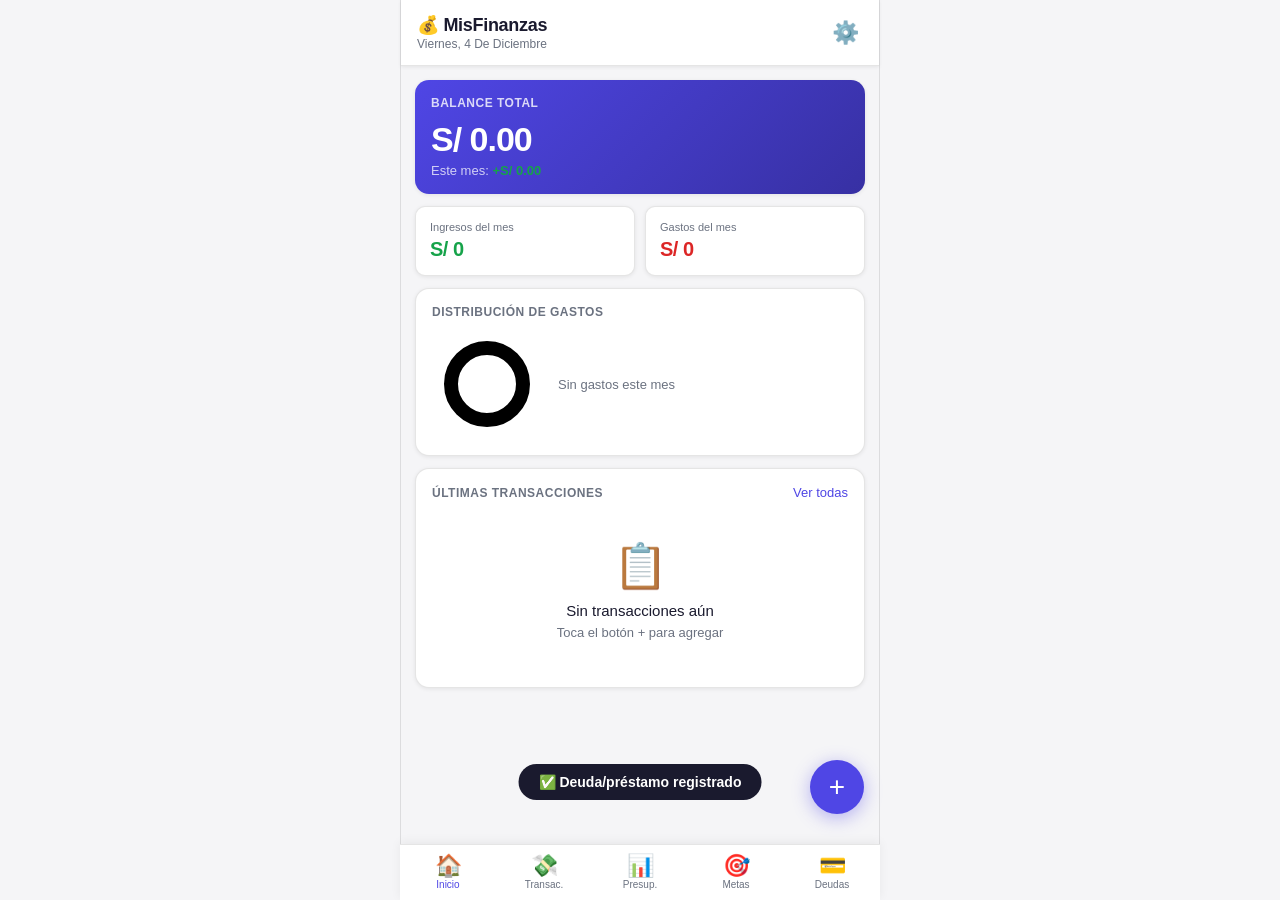
<file: index.html>
<!DOCTYPE html>
<html lang="es">
<head>
  <meta charset="UTF-8" />
  <meta name="viewport" content="width=device-width, initial-scale=1.0, viewport-fit=cover" />
  <meta name="theme-color" content="#4F46E5" />
  <meta name="apple-mobile-web-app-capable" content="yes" />
  <meta name="apple-mobile-web-app-status-bar-style" content="default" />
  <title>MisFinanzas</title>
  <link rel="stylesheet" href="css/styles.css" />
  <!-- Google tag (gtag.js) -->
<script async src="https://www.googletagmanager.com/gtag/js?id=G-XXXXXXXXXX"></script>
<script>
  window.dataLayer = window.dataLayer || [];
  function gtag(){dataLayer.push(arguments);}
  gtag('js', new Date());

  gtag('config', 'G-XXXXXXXXXX');
</script>
</head>
<body>

<div class="app">

  <!-- HEADER -->
  <header class="header">
    <div class="header-left">
      <h1>💰 MisFinanzas</h1>
      <p id="header-date"></p>
    </div>
    <button class="header-settings" onclick="openModal('modal-settings')" title="Configuración">⚙️</button>

  </header>

  <!-- ═══════════════════════════════ PÁGINAS ═══════════════════════════════ -->

  <!-- DASHBOARD -->
  <main class="page active" id="page-home">

    <div class="card balance-card">
      <div class="card-title">Balance total</div>
      <div class="balance-big" id="total-balance">S/ 0.00</div>
      <div class="balance-sub" id="balance-sub">Cargando...</div>
    </div>

    <div class="stats-row">
      <div class="stat">
        <div class="stat-label">Ingresos del mes</div>
        <div class="stat-val green" id="stat-income">S/ 0</div>
      </div>
      <div class="stat">
        <div class="stat-label">Gastos del mes</div>
        <div class="stat-val red" id="stat-expenses">S/ 0</div>
      </div>
    </div>

    <div class="card">
      <div class="card-title">Distribución de gastos</div>
      <div class="donut-wrap">
        <canvas id="donut-chart" width="110" height="110"></canvas>
        <div class="donut-legend" id="donut-legend">
          <div class="empty-legend">Sin gastos este mes</div>
        </div>
      </div>
    </div>

    <div class="card" id="home-budgets-card" style="display:none;">
      <div class="card-title-row">
        <span class="card-title">Presupuestos</span>
        <button class="link-btn" onclick="showPage('budget', document.querySelectorAll('.nav-btn')[2])">Ver todos</button>
      </div>
      <div id="home-budgets"></div>
    </div>

    <div class="card">
      <div class="card-title-row">
        <span class="card-title">Últimas transacciones</span>
        <button class="link-btn" onclick="showPage('tx', document.querySelectorAll('.nav-btn')[1])">Ver todas</button>
      </div>
      <div id="recent-tx">
        <div class="empty-state">
          <div class="empty-icon">📋</div>
          <p>Sin transacciones aún</p>
          <small>Toca el botón + para agregar</small>
        </div>
      </div>
    </div>

  </main>

  <!-- TRANSACCIONES -->
  <main class="page" id="page-tx">

    <div class="search-row">
      <input class="form-input search-input" id="tx-search" type="search" placeholder="🔍 Buscar..." />
      <select class="form-input form-select filter-select" id="tx-filter">
        <option value="all">Todos</option>
        <option value="income">Ingresos</option>
        <option value="expense">Gastos</option>
      </select>
    </div>

    <div class="card">
      <div id="tx-list">
        <div class="empty-state">
          <div class="empty-icon">💸</div>
          <p>Agrega tu primera transacción</p>
          <small>Toca el botón + para comenzar</small>
        </div>
      </div>
    </div>

  </main>

  <!-- PRESUPUESTOS -->
  <main class="page" id="page-budget">

    <div class="card">
      <div class="card-title">Resumen del mes</div>
      <div class="stats-row">
        <div class="stat">
          <div class="stat-label">Presupuestado</div>
          <div class="stat-val blue" id="bud-total">S/ 0</div>
        </div>
        <div class="stat">
          <div class="stat-label">Gastado</div>
          <div class="stat-val red" id="bud-spent">S/ 0</div>
        </div>
      </div>
    </div>

    <div class="card">
      <div class="card-title">Por categoría</div>
      <div id="budget-list">
        <div class="empty-state">
          <div class="empty-icon">📊</div>
          <p>Crea tu primer presupuesto</p>
        </div>
      </div>
    </div>

    <button class="btn btn-outline" onclick="openModal('modal-budget')">+ Nuevo presupuesto</button>

  </main>

  <!-- METAS -->
  <main class="page" id="page-goals">

    <div id="goals-list">
      <div class="empty-state">
        <div class="empty-icon">🎯</div>
        <p>Define tu primera meta financiera</p>
        <small>Ahorra con un objetivo en mente</small>
      </div>
    </div>

    <button class="btn btn-outline" onclick="openModal('modal-goal')">+ Nueva meta</button>

  </main>

  <!-- DEUDAS -->
  <main class="page" id="page-debts">

    <div class="card">
      <div class="debt-summary">
        <div>
          <div class="card-title">Total que debo</div>
          <div class="stat-val red" id="total-debts" style="font-size:26px;">S/ 0.00</div>
        </div>
        <div style="text-align:right;">
          <div class="card-title">Me deben</div>
          <div class="stat-val green" id="total-lent" style="font-size:26px;">S/ 0.00</div>
        </div>
      </div>
    </div>

    <div class="card">
      <div id="debts-list">
        <div class="empty-state">
          <div class="empty-icon">💳</div>
          <p>Sin deudas registradas</p>
        </div>
      </div>
    </div>

    <button class="btn btn-outline" onclick="openModal('modal-debt')">+ Registrar deuda/préstamo</button>

    <button onclick="clearPaidDebts()" class="btn btn-danger" title="Eliminar todas las deudas pagadas">
      🗑️ Eliminar historial
    </button>

  </main>

  <!-- ═══════════════════════════════ NAV BOTTOM ═══════════════════════════════ -->
  <nav class="nav">
    <button class="nav-btn active" onclick="showPage('home', this)">
      <span class="nav-icon">🏠</span>
      <span>Inicio</span>
    </button>
    <button class="nav-btn" onclick="showPage('tx', this)">
      <span class="nav-icon">💸</span>
      <span>Transac.</span>
    </button>
    <button class="nav-btn" onclick="showPage('budget', this)">
      <span class="nav-icon">📊</span>
      <span>Presup.</span>
    </button>
    <button class="nav-btn" onclick="showPage('goals', this)">
      <span class="nav-icon">🎯</span>
      <span>Metas</span>
    </button>
    <button class="nav-btn" onclick="showPage('debts', this)">
      <span class="nav-icon">💳</span>
      <span>Deudas</span>
    </button>
  </nav>

  <!-- FAB -->
  <button class="fab" onclick="openModal('modal-tx')" title="Nueva transacción" aria-label="Nueva transacción">+</button>

</div><!-- /app -->


<!-- ═══════════════════════════════ MODALES ═══════════════════════════════ -->

<!-- MODAL TRANSACCIÓN -->
<div class="modal-overlay" id="modal-tx">
  <div class="modal">
    <div class="modal-header">
      <div class="modal-title">Nueva transacción</div>
      <button class="close-btn" onclick="closeModal('modal-tx')" aria-label="Cerrar">×</button>
    </div>
    <div class="type-toggle">
      <button class="type-btn" id="type-income" onclick="setTxType('income')">📥 Ingreso</button>
      <button class="type-btn active" id="type-expense" onclick="setTxType('expense')">📤 Gasto</button>
    </div>
    <div class="form-group">
      <label class="form-label" for="tx-amount">Monto (S/)</label>
      <input class="form-input" id="tx-amount" type="number" placeholder="0.00" step="0.01" min="0" inputmode="decimal" />
    </div>
    <div class="form-group">
      <label class="form-label" for="tx-desc">Descripción</label>
      <input class="form-input" id="tx-desc" type="text" placeholder="Ej: Almuerzo, Sueldo mensual..." />
    </div>
    <div class="form-group">
      <label class="form-label">Categoría</label>
      <div class="chip-row" id="cat-chips"></div>
    </div>
    <div class="form-group">
      <label class="form-label" for="tx-date">Fecha</label>
      <input class="form-input" id="tx-date" type="date" />
    </div>
    <div class="form-group">
      <label class="form-label" for="tx-note">Nota (opcional)</label>
      <input class="form-input" id="tx-note" type="text" placeholder="Comentario adicional..." />
    </div>
    <button class="btn" onclick="saveTransaction()">Guardar transacción</button>
  </div>
</div>

<!-- MODAL PRESUPUESTO -->
<div class="modal-overlay" id="modal-budget">
  <div class="modal">
    <div class="modal-header">
      <div class="modal-title">Nuevo presupuesto</div>
      <button class="close-btn" onclick="closeModal('modal-budget')">×</button>
    </div>
    <div class="form-group">
      <label class="form-label" for="bud-cat">Categoría</label>
      <select class="form-input form-select" id="bud-cat">
        <option value="">Seleccionar categoría...</option>
      </select>
    </div>
    <div class="form-group">
      <label class="form-label" for="bud-limit">Límite mensual (S/)</label>
      <input class="form-input" id="bud-limit" type="number" placeholder="0.00" min="0" inputmode="decimal" />
    </div>
    <button class="btn" onclick="saveBudget()">Guardar presupuesto</button>
  </div>
</div>

<!-- MODAL META -->
<div class="modal-overlay" id="modal-goal">
  <div class="modal">
    <div class="modal-header">
      <div class="modal-title">Nueva meta financiera</div>
      <button class="close-btn" onclick="closeModal('modal-goal')">×</button>
    </div>
    <div class="form-group">
      <label class="form-label" for="goal-name">Nombre de la meta</label>
      <input class="form-input" id="goal-name" type="text" placeholder="Ej: Viaje a Cusco, Fondo de emergencia..." />
    </div>
    <div class="form-group">
      <label class="form-label" for="goal-target">Monto objetivo (S/)</label>
      <input class="form-input" id="goal-target" type="number" placeholder="0.00" min="0" inputmode="decimal" />
    </div>
    <div class="form-group">
      <label class="form-label" for="goal-saved">Monto ahorrado hasta ahora (S/)</label>
      <input class="form-input" id="goal-saved" type="number" placeholder="0.00" min="0" inputmode="decimal" />
    </div>
    <div class="form-group">
      <label class="form-label" for="goal-date">Fecha límite (opcional)</label>
      <input class="form-input" id="goal-date" type="date" />
    </div>
    <button class="btn" onclick="saveGoal()">Guardar meta</button>
  </div>
</div>

<!-- MODAL DEUDA -->
<div class="modal-overlay" id="modal-debt">
  <div class="modal">
    <div class="modal-header">
      <div class="modal-title">Registrar deuda / préstamo</div>
      <button class="close-btn" onclick="closeModal('modal-debt')">×</button>
    </div>
    <div class="type-toggle">
      <button class="type-btn active" id="debt-type-owe" onclick="setDebtType('owe')">Yo debo</button>
      <button class="type-btn" id="debt-type-lent" onclick="setDebtType('lent')">Me deben</button>
    </div>
    <div class="form-group">
      <label class="form-label" for="debt-person">Persona / Entidad</label>
      <input class="form-input" id="debt-person" type="text" placeholder="Ej: Banco BCP, Juan Pérez..." />
    </div>
    <div class="form-group">
      <label class="form-label" for="debt-amount">Monto (S/)</label>
      <input class="form-input" id="debt-amount" type="number" placeholder="0.00" min="0" inputmode="decimal" />
    </div>
    <div class="form-group">
      <label class="form-label" for="debt-due">Fecha de vencimiento (opcional)</label>
      <input class="form-input" id="debt-due" type="date" />
    </div>
    <div class="form-group">
      <label class="form-label" for="debt-desc">Descripción</label>
      <input class="form-input" id="debt-desc" type="text" placeholder="Ej: Préstamo personal, cuota 1 de 12..." />
    </div>
    <button class="btn" onclick="saveDebt()">Guardar</button>
  </div>
    <hr>
  <div id="debt-list"></div>
</div>

<!-- MODAL CONFIGURACIÓN -->
<div class="modal-overlay" id="modal-settings">
  <div class="modal">
    <div class="modal-header">
      <div class="modal-title">⚙️ Configuración</div>
      <button class="close-btn" onclick="closeModal('modal-settings')">×</button>
    </div>
    <div class="form-group">
      <label class="form-label" for="cfg-name">Tu nombre</label>
      <input class="form-input" id="cfg-name" type="text" placeholder="Ej: Juan" />
    </div>
    <div class="form-group">
      <label class="form-label" for="cfg-currency">Moneda</label>
      <select class="form-input form-select" id="cfg-currency">
        <option value="S/">S/ — Sol peruano</option>
        <option value="$">$ — Dólar</option>
        <option value="€">€ — Euro</option>
        <option value="COP$">COP$ — Peso colombiano</option>
        <option value="Bs">Bs — Boliviano</option>
        <option value="CLP$">CLP$ — Peso chileno</option>
        <option value="MXN$">MXN$ — Peso mexicano</option>
      </select>
    </div>
    <div class="settings-danger">
      <p class="settings-danger-title">Zona de peligro</p>
      <button class="btn btn-danger" onclick="clearAllData()">🗑️ Borrar todos los datos</button>
    </div>
    <button class="btn" onclick="saveSettings()">Guardar configuración</button>
  </div>
</div>

<!-- MODAL ABONAR A META -->
<div class="modal-overlay" id="modal-goal-add">
  <div class="modal">
    <div class="modal-header">
      <div class="modal-title" id="goal-add-title">Abonar a meta</div>
      <button class="close-btn" onclick="closeModal('modal-goal-add')">×</button>
    </div>
    <div class="form-group">
      <label class="form-label" for="goal-add-amount">Monto a abonar (S/)</label>
      <input class="form-input" id="goal-add-amount" type="number" placeholder="0.00" min="0" inputmode="decimal" />
    </div>
    <button class="btn" onclick="confirmAddToGoal()">Abonar</button>
  </div>
</div>


<script src="js/data.js"></script>
<script src="js/render.js"></script>
<script src="js/app.js"></script>

</body>
</html>
</file>
<file: css/styles.css>
/* =============================================
   MisFinanzas — Estilos principales
   ============================================= */

/* ---- Reset & Variables ---- */
*, *::before, *::after {
  box-sizing: border-box;
  margin: 0;
  padding: 0;
  -webkit-tap-highlight-color: transparent;
}

:root {
  --c-primary:       #4F46E5;
  --c-primary-light: #EEF2FF;
  --c-primary-dark:  #3730A3;
  --c-success:       #16A34A;
  --c-success-light: #DCFCE7;
  --c-danger:        #DC2626;
  --c-danger-light:  #FEE2E2;
  --c-warning:       #D97706;
  --c-warning-light: #FEF3C7;
  --c-bg:            #ffffff;
  --c-bg2:           #F5F5F7;
  --c-text:          #1A1A2E;
  --c-muted:         #6B7280;
  --c-border:        rgba(0, 0, 0, 0.10);
  --radius:          14px;
  --radius-sm:       10px;
  --radius-pill:     50px;
  --shadow-sm:       0 1px 4px rgba(0,0,0,0.08);
  --shadow-md:       0 4px 14px rgba(0,0,0,0.10);
  --font:            -apple-system, BlinkMacSystemFont, 'Segoe UI', Roboto, Helvetica, Arial, sans-serif;
}

@media (prefers-color-scheme: dark) {
  :root {
    --c-bg:     #1C1C1E;
    --c-bg2:    #111113;
    --c-text:   #F2F2F7;
    --c-muted:  #8E8E93;
    --c-border: rgba(255,255,255,0.10);
    --c-primary-light: #1e1b4b;
  }
}

html {
  font-size: 16px;
  -webkit-font-smoothing: antialiased;
}

body {
  font-family: var(--font);
  background: var(--c-bg2);
  color: var(--c-text);
  min-height: 100dvh;
  overflow-x: hidden;
}

/* ---- App shell ---- */
.app {
  max-width: 480px;
  margin: 0 auto;
  min-height: 100dvh;
  background: var(--c-bg2);
  position: relative;
  padding-bottom: 80px;
}

/* ---- Header ---- */
.header {
  background: var(--c-bg);
  border-bottom: 0.5px solid var(--c-border);
  padding: 14px 16px;
  position: sticky;
  top: 0;
  z-index: 30;
  display: flex;
  align-items: center;
  justify-content: space-between;
  box-shadow: var(--shadow-sm);
}

.header h1 {
  font-size: 18px;
  font-weight: 700;
  color: var(--c-text);
  letter-spacing: -0.3px;
}

.header p {
  font-size: 12px;
  color: var(--c-muted);
  margin-top: 1px;
  text-transform: capitalize;
}

.header-settings {
  background: none;
  border: none;
  font-size: 22px;
  cursor: pointer;
  padding: 4px;
  border-radius: 8px;
  transition: background 0.15s;
  line-height: 1;
}

.header-settings:hover { background: var(--c-bg2); }


/* ---- Navigation bottom ---- */
.nav {
  position: fixed;
  bottom: 0;
  left: 50%;
  transform: translateX(-50%);
  width: 100%;
  max-width: 480px;
  background: var(--c-bg);
  border-top: 0.5px solid var(--c-border);
  display: flex;
  z-index: 40;
  padding-bottom: env(safe-area-inset-bottom, 0);
  box-shadow: 0 -2px 10px rgba(0,0,0,0.06);
}

.nav-btn {
  flex: 1;
  display: flex;
  flex-direction: column;
  align-items: center;
  gap: 2px;
  padding: 10px 4px;
  border: none;
  background: none;
  cursor: pointer;
  color: var(--c-muted);
  font-size: 10px;
  font-family: var(--font);
  font-weight: 500;
  transition: color 0.15s;
}

.nav-btn.active { color: var(--c-primary); }

.nav-icon {
  font-size: 22px;
  line-height: 1;
  display: block;
}

/* ---- Pages ---- */
.page {
  display: none;
  padding: 14px;
  gap: 12px;
  flex-direction: column;
}

.page.active { display: flex; }

/* ---- Cards ---- */
.card {
  background: var(--c-bg);
  border: 0.5px solid var(--c-border);
  border-radius: var(--radius);
  padding: 16px;
  box-shadow: var(--shadow-sm);
}

.balance-card {
  background: linear-gradient(135deg, var(--c-primary), var(--c-primary-dark));
  border: none;
  color: #fff;
}

.balance-card .card-title { color: rgba(255,255,255,0.8); }
.balance-card .balance-big { color: #fff; }
.balance-card .balance-sub { color: rgba(255,255,255,0.75); }

.card-title {
  font-size: 12px;
  color: var(--c-muted);
  font-weight: 600;
  text-transform: uppercase;
  letter-spacing: 0.5px;
  margin-bottom: 10px;
}

.card-title-row {
  display: flex;
  justify-content: space-between;
  align-items: center;
  margin-bottom: 10px;
}

.card-title-row .card-title { margin-bottom: 0; }

.link-btn {
  background: none;
  border: none;
  color: var(--c-primary);
  font-size: 13px;
  font-family: var(--font);
  cursor: pointer;
  padding: 0;
  font-weight: 500;
}

/* ---- Balance ---- */
.balance-big {
  font-size: 34px;
  font-weight: 700;
  color: var(--c-text);
  letter-spacing: -1px;
}

.balance-sub {
  font-size: 13px;
  color: var(--c-muted);
  margin-top: 4px;
}

/* ---- Stats ---- */
.stats-row {
  display: grid;
  grid-template-columns: 1fr 1fr;
  gap: 10px;
}

.stat {
  background: var(--c-bg);
  border: 0.5px solid var(--c-border);
  border-radius: var(--radius-sm);
  padding: 14px;
  box-shadow: var(--shadow-sm);
}

.stat-label {
  font-size: 11px;
  color: var(--c-muted);
  font-weight: 500;
  margin-bottom: 5px;
}

.stat-val {
  font-size: 20px;
  font-weight: 700;
  letter-spacing: -0.5px;
}

.stat-val.green { color: var(--c-success); }
.stat-val.red   { color: var(--c-danger); }
.stat-val.blue  { color: var(--c-primary); }

/* ---- Pills ---- */
.pill {
  display: inline-block;
  font-size: 11px;
  font-weight: 600;
  padding: 3px 9px;
  border-radius: var(--radius-pill);
  white-space: nowrap;
}

.pill-green { background: var(--c-success-light); color: var(--c-success); }
.pill-red   { background: var(--c-danger-light);  color: var(--c-danger); }
.pill-warn  { background: var(--c-warning-light); color: var(--c-warning); }
.pill-blue  { background: var(--c-primary-light); color: var(--c-primary); }

/* ---- Donut chart ---- */
.donut-wrap {
  display: flex;
  align-items: center;
  gap: 16px;
}

.donut-legend { flex: 1; }

.legend-item {
  display: flex;
  align-items: center;
  gap: 7px;
  margin-bottom: 7px;
  font-size: 13px;
}

.legend-dot {
  width: 9px;
  height: 9px;
  border-radius: 50%;
  flex-shrink: 0;
}

.legend-pct {
  font-size: 11px;
  color: var(--c-muted);
  margin-left: auto;
}

.empty-legend {
  font-size: 13px;
  color: var(--c-muted);
}

/* ---- Transaction items ---- */
.tx-item {
  display: flex;
  align-items: center;
  gap: 12px;
  padding: 11px 0;
  border-bottom: 0.5px solid var(--c-border);
}

.tx-item:last-child {
  border-bottom: none;
  padding-bottom: 0;
}

.tx-menu-btn {
  background: none;
  border: none;
  color: var(--c-muted);
  font-size: 20px;
  cursor: pointer;
  padding: 4px 8px;
  border-radius: 6px;
  transition: background 0.2s ease, color 0.2s ease;
  flex-shrink: 0;
}

.tx-menu-btn:hover {
  background: var(--c-bg2);
  color: var(--c-text);
}

.debt-section {
  padding: 0;
}

.section-header {
  display: flex;
  align-items: center;
  justify-content: space-between;
  gap: 12px;
  padding: 16px;
  border-bottom: 0.5px solid var(--c-border);
}

.section-label {
  font-size: 12px;
  color: var(--c-muted);
  margin-top: 4px;
}

.history-toggle {
  display: inline-flex;
  align-items: center;
  gap: 6px;
  border: none;
  background: var(--c-bg2);
  color: var(--c-primary);
  border-radius: 999px;
  padding: 8px 12px;
  font-size: 12px;
  cursor: pointer;
  transition: transform 0.2s ease, background 0.2s ease;
}

.history-toggle:hover {
  background: rgba(79,70,229,0.08);
}

.history-toggle .arrow {
  display: inline-block;
  transition: transform 0.2s ease;
}

.history-toggle.open .arrow {
  transform: rotate(180deg);
}

.debts-container {
  display: flex;
  flex-direction: column;
  gap: 12px;
  padding: 16px;
}

.debt-item {
  display: flex;
  align-items: center;
  gap: 12px;
  padding: 14px 14px;
  border-radius: 14px;
  border: 1px solid rgba(0,0,0,0.05);
  box-shadow: var(--shadow-sm);
  transition: transform 0.15s ease, background 0.15s ease;
}

.debt-item:hover {
  transform: translateY(-1px);
}

.debt-item.paid {
  opacity: 0.85;
}

.debt-item input {
  width: 18px;
  height: 18px;
  accent-color: var(--c-primary);
}

.debt-main {
  flex: 1;
  min-width: 0;
}

.debt-person {
  font-weight: 700;
  color: var(--c-text);
  margin-bottom: 4px;
}

.debt-desc {
  font-size: 13px;
  color: var(--c-muted);
  margin-bottom: 6px;
}

.debt-due {
  font-size: 12px;
  color: #6b7280;
}

.debt-due.overdue {
  color: var(--c-danger);
}

.debt-actions {
  display: flex;
  flex-direction: column;
  align-items: flex-end;
  gap: 8px;
  min-width: 95px;
}

.debt-amount {
  font-weight: 700;
}

.debt-action-btn {
  border: none;
  border-radius: 8px;
  padding: 7px 12px;
  cursor: pointer;
  font-size: 12px;
  background: #e5e7eb;
  color: #111;
  transition: background 0.2s ease;
}

.debt-action-btn:hover {
  background: #d1d5db;
}

.debt-item.paid .debt-action-btn {
  background: var(--c-success);
  color: #fff;
}

.debt-item.paid .debt-person,
.debt-item.paid .debt-desc,
.debt-item.paid .debt-due,
.debt-item.paid .debt-amount {
  text-decoration: line-through;
}

.debt-history {
  overflow: hidden;
  max-height: 0;
  opacity: 0;
  transition: max-height 0.25s ease, opacity 0.25s ease;
}

.debt-history.open {
  max-height: 1500px;
  opacity: 1;
}

.history-label {
  padding: 0 16px 8px;
  font-size: 12px;
  color: var(--c-muted);
}

.empty-state.small {
  padding: 14px 0;
  text-align: center;
  color: var(--c-muted);
}


.tx-icon {
  width: 40px;
  height: 40px;
  border-radius: 50%;
  display: flex;
  align-items: center;
  justify-content: center;
  font-size: 19px;
  flex-shrink: 0;
}

.tx-info {
  flex: 1;
  min-width: 0;
}

.tx-name {
  font-weight: 600;
  font-size: 14px;
  white-space: nowrap;
  overflow: hidden;
  text-overflow: ellipsis;
}

.tx-cat {
  font-size: 11px;
  color: var(--c-muted);
  margin-top: 2px;
}

.tx-amount {
  font-weight: 700;
  font-size: 15px;
  white-space: nowrap;
}

.tx-date {
  font-size: 10px;
  color: var(--c-muted);
  margin-top: 2px;
  text-align: right;
}

/* ---- Progress bar ---- */
.bar-wrap {
  height: 7px;
  background: var(--c-bg2);
  border-radius: 20px;
  overflow: hidden;
  margin-top: 5px;
}

.bar-fill {
  height: 100%;
  border-radius: 20px;
  transition: width 0.5s ease;
  min-width: 3px;
}

.progress-item { margin-bottom: 14px; }
.progress-item:last-child { margin-bottom: 0; }

.progress-row {
  display: flex;
  justify-content: space-between;
  font-size: 13px;
  margin-bottom: 4px;
  font-weight: 500;
}

/* ---- Budget items ---- */
.budget-item {
  display: flex;
  align-items: center;
  gap: 12px;
  padding: 12px 0;
  border-bottom: 0.5px solid var(--c-border);
}

.budget-item:last-child { border-bottom: none; }

.budget-cat-icon {
  width: 38px;
  height: 38px;
  border-radius: 50%;
  display: flex;
  align-items: center;
  justify-content: center;
  font-size: 18px;
  flex-shrink: 0;
}

.budget-info { flex: 1; min-width: 0; }

.budget-name {
  font-weight: 600;
  font-size: 14px;
}

.budget-detail {
  font-size: 11px;
  color: var(--c-muted);
  margin-top: 2px;
}

/* ---- Goals ---- */
.goal-card {
  background: var(--c-bg);
  border: 0.5px solid var(--c-border);
  border-radius: var(--radius);
  padding: 15px;
  margin-bottom: 10px;
  box-shadow: var(--shadow-sm);
}

.goal-card:last-child { margin-bottom: 0; }

.goal-header {
  display: flex;
  justify-content: space-between;
  align-items: flex-start;
  margin-bottom: 10px;
}

.goal-name {
  font-weight: 700;
  font-size: 15px;
}

.goal-target {
  font-size: 12px;
  color: var(--c-muted);
  margin-top: 2px;
}

.goal-pct {
  font-size: 26px;
  font-weight: 700;
  color: var(--c-primary);
}

.goal-footer {
  display: flex;
  justify-content: space-between;
  align-items: center;
  margin-top: 8px;
  font-size: 12px;
  color: var(--c-muted);
}

/* ---- Debts ---- */
.debt-summary {
  display: flex;
  justify-content: space-between;
  align-items: flex-start;
}

.debt-item {
  padding: 10px;
  border-radius: 10px;
  margin-bottom: 8px;
  background: #000000a6;
}

.debt-item:last-child { border-bottom: none; }

.debt-row {
  display: flex;
  justify-content: space-between;
  align-items: flex-start;
}

.debt-name {
  font-weight: 600;
  font-size: 14px;
}

.debt-info {
  font-size: 12px;
  color: var(--c-muted);
  margin-top: 3px;
}

.debt-section-label {
  font-size: 11px;
  font-weight: 600;
  color: var(--c-muted);
  text-transform: uppercase;
  letter-spacing: 0.5px;
  margin-bottom: 4px;
}

.debt-list {
  display: flex;
  flex-direction: column; 
  gap: 10px;               
}

.debts-container {
  display: flex;
  flex-direction: column; 
  gap: 12px;               
  width: 100%;
}


.debt-card {  
  width: 100%;
  box-sizing: border-box;
}

.debt-section-label:not(:first-child) { margin-top: 14px; }

/* ---- Buttons ---- */
.btn {
  width: 100%;
  padding: 15px;
  background: var(--c-primary);
  color: #fff;
  border: none;
  border-radius: var(--radius-sm);
  font-size: 16px;
  font-weight: 600;
  cursor: pointer;
  font-family: var(--font);
  transition: opacity 0.15s, transform 0.1s;
  letter-spacing: -0.2px;
}

.btn:active { opacity: 0.85; transform: scale(0.99); }

.btn-outline {
  background: none;
  color: var(--c-primary);
  border: 1.5px solid var(--c-primary);
}

.btn-danger {
  background: var(--c-danger);
  margin-bottom: 14px;
}

.btn-sm {
  padding: 7px 13px;
  font-size: 12px;
  width: auto;
  border-radius: var(--radius-sm);
}

/* ---- Forms ---- */
.form-group { margin-bottom: 14px; }

.form-label {
  font-size: 13px;
  color: var(--c-muted);
  font-weight: 600;
  margin-bottom: 6px;
  display: block;
}

.form-input {
  width: 100%;
  padding: 13px 14px;
  border: 1px solid var(--c-border);
  border-radius: var(--radius-sm);
  font-size: 16px;
  font-family: var(--font);
  background: var(--c-bg);
  color: var(--c-text);
  outline: none;
  transition: border-color 0.15s;
  -webkit-appearance: none;
  appearance: none;
}

.form-input:focus { border-color: var(--c-primary); }

.form-select {
  background-image: url("data:image/svg+xml,%3Csvg xmlns='http://www.w3.org/2000/svg' width='12' height='7' viewBox='0 0 12 7'%3E%3Cpath d='M1 1l5 4.5L11 1' stroke='%236B7280' stroke-width='1.5' fill='none' stroke-linecap='round'/%3E%3C/svg%3E");
  background-repeat: no-repeat;
  background-position: right 14px center;
  padding-right: 38px;
  cursor: pointer;
}

/* ---- Chips / Categorías ---- */
.chip-row {
  display: flex;
  flex-wrap: wrap;
  gap: 7px;
  margin-top: 2px;
}

.chip {
  padding: 6px 13px;
  border: 1px solid var(--c-border);
  border-radius: var(--radius-pill);
  font-size: 13px;
  cursor: pointer;
  background: var(--c-bg2);
  font-family: var(--font);
  color: var(--c-text);
  transition: all 0.15s;
  font-weight: 500;
}

.chip:hover { border-color: var(--c-primary); }

.chip.selected {
  background: var(--c-primary);
  border-color: var(--c-primary);
  color: #fff;
}

/* ---- Type toggle ---- */
.type-toggle {
  display: grid;
  grid-template-columns: 1fr 1fr;
  border: 1px solid var(--c-border);
  border-radius: var(--radius-sm);
  overflow: hidden;
  margin-bottom: 18px;
}

.type-btn {
  padding: 12px;
  border: none;
  background: var(--c-bg2);
  font-size: 14px;
  cursor: pointer;
  font-family: var(--font);
  font-weight: 600;
  color: var(--c-muted);
  transition: all 0.15s;
}

.type-btn.active {
  background: var(--c-primary);
  color: #fff;
}

/* ---- FAB ---- */
.fab {
  position: fixed;
  bottom: 86px;
  right: max(16px, calc(50% - 224px));
  width: 54px;
  height: 54px;
  border-radius: 50%;
  background: var(--c-primary);
  border: none;
  font-size: 28px;
  color: #fff;
  cursor: pointer;
  display: flex;
  align-items: center;
  justify-content: center;
  box-shadow: 0 4px 18px rgba(79, 70, 229, 0.40);
  z-index: 25;
  transition: transform 0.12s, box-shadow 0.12s;
  font-family: var(--font);
  line-height: 1;
}

.fab:active {
  transform: scale(0.92);
  box-shadow: 0 2px 8px rgba(79, 70, 229, 0.30);
}

/* ---- Modal ---- */
.modal-overlay {
  display: none;
  position: fixed;
  inset: 0;
  background: rgba(0, 0, 0, 0.50);
  z-index: 100;
  align-items: flex-end;
  justify-content: center;
  backdrop-filter: blur(2px);
}

.modal-overlay.open { display: flex; }

.modal {
  background: var(--c-bg);
  border-radius: var(--radius) var(--radius) 0 0;
  padding: 20px 18px;
  width: 100%;
  max-width: 480px;
  max-height: 92dvh;
  overflow-y: auto;
  box-shadow: 0 -4px 30px rgba(0,0,0,0.15);
  padding-bottom: calc(20px + env(safe-area-inset-bottom, 0px));
  animation: slideUp 0.25s ease;
}

@keyframes slideUp {
  from { transform: translateY(40px); opacity: 0; }
  to   { transform: translateY(0);    opacity: 1; }
}

.modal-header {
  display: flex;
  justify-content: space-between;
  align-items: center;
  margin-bottom: 18px;
}

.modal-title {
  font-size: 18px;
  font-weight: 700;
}

.close-btn {
  background: var(--c-bg2);
  border: none;
  font-size: 20px;
  cursor: pointer;
  color: var(--c-muted);
  line-height: 1;
  padding: 0;
  width: 30px;
  height: 30px;
  border-radius: 50%;
  display: flex;
  align-items: center;
  justify-content: center;
  font-family: var(--font);
}

/* ---- Search / filter ---- */
.search-row {
  display: flex;
  gap: 9px;
  align-items: center;
}

.search-input { flex: 1; }

.filter-select {
  width: auto;
  padding-right: 36px;
  padding-left: 10px;
  font-size: 14px;
  flex-shrink: 0;
}

/* ---- Empty states ---- */
.empty-state {
  text-align: center;
  padding: 30px 16px;
  color: var(--c-muted);
}

.empty-icon {
  font-size: 44px;
  margin-bottom: 10px;
}

.empty-state p {
  font-size: 15px;
  font-weight: 500;
  margin-bottom: 4px;
  color: var(--c-text);
}

.empty-state small {
  font-size: 13px;
  color: var(--c-muted);
}

/* ---- Settings ---- */
.settings-danger {
  background: var(--c-danger-light);
  border-radius: var(--radius-sm);
  padding: 14px;
  margin-bottom: 14px;
}

.settings-danger-title {
  font-size: 13px;
  font-weight: 600;
  color: var(--c-danger);
  margin-bottom: 10px;
  text-transform: uppercase;
  letter-spacing: 0.5px;
}

/* ---- Responsive ---- */
@media (min-width: 500px) {
  .app { border-left: 0.5px solid var(--c-border); border-right: 0.5px solid var(--c-border); }
}

/* ---- Scrollbar ---- */
::-webkit-scrollbar { width: 4px; }
::-webkit-scrollbar-track { background: transparent; }
::-webkit-scrollbar-thumb { background: var(--c-border); border-radius: 4px; }
</file>
<file: misfinanzas/css/styles.css>
/* =============================================
   MisFinanzas — Estilos principales
   ============================================= */

/* ---- Reset & Variables ---- */
*, *::before, *::after {
  box-sizing: border-box;
  margin: 0;
  padding: 0;
  -webkit-tap-highlight-color: transparent;
}

:root {
  --c-primary:       #4F46E5;
  --c-primary-light: #EEF2FF;
  --c-primary-dark:  #3730A3;
  --c-success:       #16A34A;
  --c-success-light: #DCFCE7;
  --c-danger:        #DC2626;
  --c-danger-light:  #FEE2E2;
  --c-warning:       #D97706;
  --c-warning-light: #FEF3C7;
  --c-bg:            #ffffff;
  --c-bg2:           #F5F5F7;
  --c-text:          #1A1A2E;
  --c-muted:         #6B7280;
  --c-border:        rgba(0, 0, 0, 0.10);
  --radius:          14px;
  --radius-sm:       10px;
  --radius-pill:     50px;
  --shadow-sm:       0 1px 4px rgba(0,0,0,0.08);
  --shadow-md:       0 4px 14px rgba(0,0,0,0.10);
  --font:            -apple-system, BlinkMacSystemFont, 'Segoe UI', Roboto, Helvetica, Arial, sans-serif;
}

@media (prefers-color-scheme: dark) {
  :root {
    --c-bg:     #1C1C1E;
    --c-bg2:    #111113;
    --c-text:   #F2F2F7;
    --c-muted:  #8E8E93;
    --c-border: rgba(255,255,255,0.10);
    --c-primary-light: #1e1b4b;
  }
}

html {
  font-size: 16px;
  -webkit-font-smoothing: antialiased;
}

body {
  font-family: var(--font);
  background: var(--c-bg2);
  color: var(--c-text);
  min-height: 100dvh;
  overflow-x: hidden;
}

/* ---- App shell ---- */
.app {
  max-width: 480px;
  margin: 0 auto;
  min-height: 100dvh;
  background: var(--c-bg2);
  position: relative;
  padding-bottom: 80px;
}

/* ---- Header ---- */
.header {
  background: var(--c-bg);
  border-bottom: 0.5px solid var(--c-border);
  padding: 14px 16px;
  position: sticky;
  top: 0;
  z-index: 30;
  display: flex;
  align-items: center;
  justify-content: space-between;
  box-shadow: var(--shadow-sm);
}

.header h1 {
  font-size: 18px;
  font-weight: 700;
  color: var(--c-text);
  letter-spacing: -0.3px;
}

.header p {
  font-size: 12px;
  color: var(--c-muted);
  margin-top: 1px;
  text-transform: capitalize;
}

.header-settings {
  background: none;
  border: none;
  font-size: 22px;
  cursor: pointer;
  padding: 4px;
  border-radius: 8px;
  transition: background 0.15s;
  line-height: 1;
}

.header-settings:hover { background: var(--c-bg2); }


/* ---- Navigation bottom ---- */
.nav {
  position: fixed;
  bottom: 0;
  left: 50%;
  transform: translateX(-50%);
  width: 100%;
  max-width: 480px;
  background: var(--c-bg);
  border-top: 0.5px solid var(--c-border);
  display: flex;
  z-index: 40;
  padding-bottom: env(safe-area-inset-bottom, 0);
  box-shadow: 0 -2px 10px rgba(0,0,0,0.06);
}

.nav-btn {
  flex: 1;
  display: flex;
  flex-direction: column;
  align-items: center;
  gap: 2px;
  padding: 10px 4px;
  border: none;
  background: none;
  cursor: pointer;
  color: var(--c-muted);
  font-size: 10px;
  font-family: var(--font);
  font-weight: 500;
  transition: color 0.15s;
}

.nav-btn.active { color: var(--c-primary); }

.nav-icon {
  font-size: 22px;
  line-height: 1;
  display: block;
}

/* ---- Pages ---- */
.page {
  display: none;
  padding: 14px;
  gap: 12px;
  flex-direction: column;
}

.page.active { display: flex; }

/* ---- Cards ---- */
.card {
  background: var(--c-bg);
  border: 0.5px solid var(--c-border);
  border-radius: var(--radius);
  padding: 16px;
  box-shadow: var(--shadow-sm);
}

.balance-card {
  background: linear-gradient(135deg, var(--c-primary), var(--c-primary-dark));
  border: none;
  color: #fff;
}

.balance-card .card-title { color: rgba(255,255,255,0.8); }
.balance-card .balance-big { color: #fff; }
.balance-card .balance-sub { color: rgba(255,255,255,0.75); }

.card-title {
  font-size: 12px;
  color: var(--c-muted);
  font-weight: 600;
  text-transform: uppercase;
  letter-spacing: 0.5px;
  margin-bottom: 10px;
}

.card-title-row {
  display: flex;
  justify-content: space-between;
  align-items: center;
  margin-bottom: 10px;
}

.card-title-row .card-title { margin-bottom: 0; }

.link-btn {
  background: none;
  border: none;
  color: var(--c-primary);
  font-size: 13px;
  font-family: var(--font);
  cursor: pointer;
  padding: 0;
  font-weight: 500;
}

/* ---- Balance ---- */
.balance-big {
  font-size: 34px;
  font-weight: 700;
  color: var(--c-text);
  letter-spacing: -1px;
}

.balance-sub {
  font-size: 13px;
  color: var(--c-muted);
  margin-top: 4px;
}

/* ---- Stats ---- */
.stats-row {
  display: grid;
  grid-template-columns: 1fr 1fr;
  gap: 10px;
}

.stat {
  background: var(--c-bg);
  border: 0.5px solid var(--c-border);
  border-radius: var(--radius-sm);
  padding: 14px;
  box-shadow: var(--shadow-sm);
}

.stat-label {
  font-size: 11px;
  color: var(--c-muted);
  font-weight: 500;
  margin-bottom: 5px;
}

.stat-val {
  font-size: 20px;
  font-weight: 700;
  letter-spacing: -0.5px;
}

.stat-val.green { color: var(--c-success); }
.stat-val.red   { color: var(--c-danger); }
.stat-val.blue  { color: var(--c-primary); }

/* ---- Pills ---- */
.pill {
  display: inline-block;
  font-size: 11px;
  font-weight: 600;
  padding: 3px 9px;
  border-radius: var(--radius-pill);
  white-space: nowrap;
}

.pill-green { background: var(--c-success-light); color: var(--c-success); }
.pill-red   { background: var(--c-danger-light);  color: var(--c-danger); }
.pill-warn  { background: var(--c-warning-light); color: var(--c-warning); }
.pill-blue  { background: var(--c-primary-light); color: var(--c-primary); }

/* ---- Donut chart ---- */
.donut-wrap {
  display: flex;
  align-items: center;
  gap: 16px;
}

.donut-legend { flex: 1; }

.legend-item {
  display: flex;
  align-items: center;
  gap: 7px;
  margin-bottom: 7px;
  font-size: 13px;
}

.legend-dot {
  width: 9px;
  height: 9px;
  border-radius: 50%;
  flex-shrink: 0;
}

.legend-pct {
  font-size: 11px;
  color: var(--c-muted);
  margin-left: auto;
}

.empty-legend {
  font-size: 13px;
  color: var(--c-muted);
}

/* ---- Transaction items ---- */
.tx-item {
  display: flex;
  align-items: center;
  gap: 12px;
  padding: 11px 0;
  border-bottom: 0.5px solid var(--c-border);
}

.tx-item:last-child {
  border-bottom: none;
  padding-bottom: 0;
}

.tx-icon {
  width: 40px;
  height: 40px;
  border-radius: 50%;
  display: flex;
  align-items: center;
  justify-content: center;
  font-size: 19px;
  flex-shrink: 0;
}

.tx-info {
  flex: 1;
  min-width: 0;
}

.tx-name {
  font-weight: 600;
  font-size: 14px;
  white-space: nowrap;
  overflow: hidden;
  text-overflow: ellipsis;
}

.tx-cat {
  font-size: 11px;
  color: var(--c-muted);
  margin-top: 2px;
}

.tx-amount {
  font-weight: 700;
  font-size: 15px;
  white-space: nowrap;
}

.tx-date {
  font-size: 10px;
  color: var(--c-muted);
  margin-top: 2px;
  text-align: right;
}

/* ---- Progress bar ---- */
.bar-wrap {
  height: 7px;
  background: var(--c-bg2);
  border-radius: 20px;
  overflow: hidden;
  margin-top: 5px;
}

.bar-fill {
  height: 100%;
  border-radius: 20px;
  transition: width 0.5s ease;
  min-width: 3px;
}

.progress-item { margin-bottom: 14px; }
.progress-item:last-child { margin-bottom: 0; }

.progress-row {
  display: flex;
  justify-content: space-between;
  font-size: 13px;
  margin-bottom: 4px;
  font-weight: 500;
}

/* ---- Budget items ---- */
.budget-item {
  display: flex;
  align-items: center;
  gap: 12px;
  padding: 12px 0;
  border-bottom: 0.5px solid var(--c-border);
}

.budget-item:last-child { border-bottom: none; }

.budget-cat-icon {
  width: 38px;
  height: 38px;
  border-radius: 50%;
  display: flex;
  align-items: center;
  justify-content: center;
  font-size: 18px;
  flex-shrink: 0;
}

.budget-info { flex: 1; min-width: 0; }

.budget-name {
  font-weight: 600;
  font-size: 14px;
}

.budget-detail {
  font-size: 11px;
  color: var(--c-muted);
  margin-top: 2px;
}

/* ---- Goals ---- */
.goal-card {
  background: var(--c-bg);
  border: 0.5px solid var(--c-border);
  border-radius: var(--radius);
  padding: 15px;
  margin-bottom: 10px;
  box-shadow: var(--shadow-sm);
}

.goal-card:last-child { margin-bottom: 0; }

.goal-header {
  display: flex;
  justify-content: space-between;
  align-items: flex-start;
  margin-bottom: 10px;
}

.goal-name {
  font-weight: 700;
  font-size: 15px;
}

.goal-target {
  font-size: 12px;
  color: var(--c-muted);
  margin-top: 2px;
}

.goal-pct {
  font-size: 26px;
  font-weight: 700;
  color: var(--c-primary);
}

.goal-footer {
  display: flex;
  justify-content: space-between;
  align-items: center;
  margin-top: 8px;
  font-size: 12px;
  color: var(--c-muted);
}

/* ---- Debts ---- */
.debt-summary {
  display: flex;
  justify-content: space-between;
  align-items: flex-start;
}

.debt-item {
  padding: 10px;
  border-radius: 10px;
  margin-bottom: 8px;
  background: #000000a6;
}

.debt-item:last-child { border-bottom: none; }

.debt-row {
  display: flex;
  justify-content: space-between;
  align-items: flex-start;
}

.debt-name {
  font-weight: 600;
  font-size: 14px;
}

.debt-info {
  font-size: 12px;
  color: var(--c-muted);
  margin-top: 3px;
}

.debt-section-label {
  font-size: 11px;
  font-weight: 600;
  color: var(--c-muted);
  text-transform: uppercase;
  letter-spacing: 0.5px;
  margin-bottom: 4px;
}

.debt-list {
  display: flex;
  flex-direction: column; 
  gap: 10px;               
}

.debts-container {
  display: flex;
  flex-direction: column; 
  gap: 12px;               
  width: 100%;
}


.debt-card {  
  width: 100%;
  box-sizing: border-box;
}

.debt-section-label:not(:first-child) { margin-top: 14px; }

/* ---- Buttons ---- */
.btn {
  width: 100%;
  padding: 15px;
  background: var(--c-primary);
  color: #fff;
  border: none;
  border-radius: var(--radius-sm);
  font-size: 16px;
  font-weight: 600;
  cursor: pointer;
  font-family: var(--font);
  transition: opacity 0.15s, transform 0.1s;
  letter-spacing: -0.2px;
}

.btn:active { opacity: 0.85; transform: scale(0.99); }

.btn-outline {
  background: none;
  color: var(--c-primary);
  border: 1.5px solid var(--c-primary);
}

.btn-danger {
  background: var(--c-danger);
  margin-bottom: 14px;
}

.btn-sm {
  padding: 7px 13px;
  font-size: 12px;
  width: auto;
  border-radius: var(--radius-sm);
}

/* ---- Forms ---- */
.form-group { margin-bottom: 14px; }

.form-label {
  font-size: 13px;
  color: var(--c-muted);
  font-weight: 600;
  margin-bottom: 6px;
  display: block;
}

.form-input {
  width: 100%;
  padding: 13px 14px;
  border: 1px solid var(--c-border);
  border-radius: var(--radius-sm);
  font-size: 16px;
  font-family: var(--font);
  background: var(--c-bg);
  color: var(--c-text);
  outline: none;
  transition: border-color 0.15s;
  -webkit-appearance: none;
  appearance: none;
}

.form-input:focus { border-color: var(--c-primary); }

.form-select {
  background-image: url("data:image/svg+xml,%3Csvg xmlns='http://www.w3.org/2000/svg' width='12' height='7' viewBox='0 0 12 7'%3E%3Cpath d='M1 1l5 4.5L11 1' stroke='%236B7280' stroke-width='1.5' fill='none' stroke-linecap='round'/%3E%3C/svg%3E");
  background-repeat: no-repeat;
  background-position: right 14px center;
  padding-right: 38px;
  cursor: pointer;
}

/* ---- Chips / Categorías ---- */
.chip-row {
  display: flex;
  flex-wrap: wrap;
  gap: 7px;
  margin-top: 2px;
}

.chip {
  padding: 6px 13px;
  border: 1px solid var(--c-border);
  border-radius: var(--radius-pill);
  font-size: 13px;
  cursor: pointer;
  background: var(--c-bg2);
  font-family: var(--font);
  color: var(--c-text);
  transition: all 0.15s;
  font-weight: 500;
}

.chip:hover { border-color: var(--c-primary); }

.chip.selected {
  background: var(--c-primary);
  border-color: var(--c-primary);
  color: #fff;
}

/* ---- Type toggle ---- */
.type-toggle {
  display: grid;
  grid-template-columns: 1fr 1fr;
  border: 1px solid var(--c-border);
  border-radius: var(--radius-sm);
  overflow: hidden;
  margin-bottom: 18px;
}

.type-btn {
  padding: 12px;
  border: none;
  background: var(--c-bg2);
  font-size: 14px;
  cursor: pointer;
  font-family: var(--font);
  font-weight: 600;
  color: var(--c-muted);
  transition: all 0.15s;
}

.type-btn.active {
  background: var(--c-primary);
  color: #fff;
}

/* ---- FAB ---- */
.fab {
  position: fixed;
  bottom: 86px;
  right: max(16px, calc(50% - 224px));
  width: 54px;
  height: 54px;
  border-radius: 50%;
  background: var(--c-primary);
  border: none;
  font-size: 28px;
  color: #fff;
  cursor: pointer;
  display: flex;
  align-items: center;
  justify-content: center;
  box-shadow: 0 4px 18px rgba(79, 70, 229, 0.40);
  z-index: 25;
  transition: transform 0.12s, box-shadow 0.12s;
  font-family: var(--font);
  line-height: 1;
}

.fab:active {
  transform: scale(0.92);
  box-shadow: 0 2px 8px rgba(79, 70, 229, 0.30);
}

/* ---- Modal ---- */
.modal-overlay {
  display: none;
  position: fixed;
  inset: 0;
  background: rgba(0, 0, 0, 0.50);
  z-index: 100;
  align-items: flex-end;
  justify-content: center;
  backdrop-filter: blur(2px);
}

.modal-overlay.open { display: flex; }

.modal {
  background: var(--c-bg);
  border-radius: var(--radius) var(--radius) 0 0;
  padding: 20px 18px;
  width: 100%;
  max-width: 480px;
  max-height: 92dvh;
  overflow-y: auto;
  box-shadow: 0 -4px 30px rgba(0,0,0,0.15);
  padding-bottom: calc(20px + env(safe-area-inset-bottom, 0px));
  animation: slideUp 0.25s ease;
}

@keyframes slideUp {
  from { transform: translateY(40px); opacity: 0; }
  to   { transform: translateY(0);    opacity: 1; }
}

.modal-header {
  display: flex;
  justify-content: space-between;
  align-items: center;
  margin-bottom: 18px;
}

.modal-title {
  font-size: 18px;
  font-weight: 700;
}

.close-btn {
  background: var(--c-bg2);
  border: none;
  font-size: 20px;
  cursor: pointer;
  color: var(--c-muted);
  line-height: 1;
  padding: 0;
  width: 30px;
  height: 30px;
  border-radius: 50%;
  display: flex;
  align-items: center;
  justify-content: center;
  font-family: var(--font);
}

/* ---- Search / filter ---- */
.search-row {
  display: flex;
  gap: 9px;
  align-items: center;
}

.search-input { flex: 1; }

.filter-select {
  width: auto;
  padding-right: 36px;
  padding-left: 10px;
  font-size: 14px;
  flex-shrink: 0;
}

/* ---- Empty states ---- */
.empty-state {
  text-align: center;
  padding: 30px 16px;
  color: var(--c-muted);
}

.empty-icon {
  font-size: 44px;
  margin-bottom: 10px;
}

.empty-state p {
  font-size: 15px;
  font-weight: 500;
  margin-bottom: 4px;
  color: var(--c-text);
}

.empty-state small {
  font-size: 13px;
  color: var(--c-muted);
}

/* ---- Settings ---- */
.settings-danger {
  background: var(--c-danger-light);
  border-radius: var(--radius-sm);
  padding: 14px;
  margin-bottom: 14px;
}

.settings-danger-title {
  font-size: 13px;
  font-weight: 600;
  color: var(--c-danger);
  margin-bottom: 10px;
  text-transform: uppercase;
  letter-spacing: 0.5px;
}

/* ---- Responsive ---- */
@media (min-width: 500px) {
  .app { border-left: 0.5px solid var(--c-border); border-right: 0.5px solid var(--c-border); }
}

/* ---- Scrollbar ---- */
::-webkit-scrollbar { width: 4px; }
::-webkit-scrollbar-track { background: transparent; }
::-webkit-scrollbar-thumb { background: var(--c-border); border-radius: 4px; }
</file>
